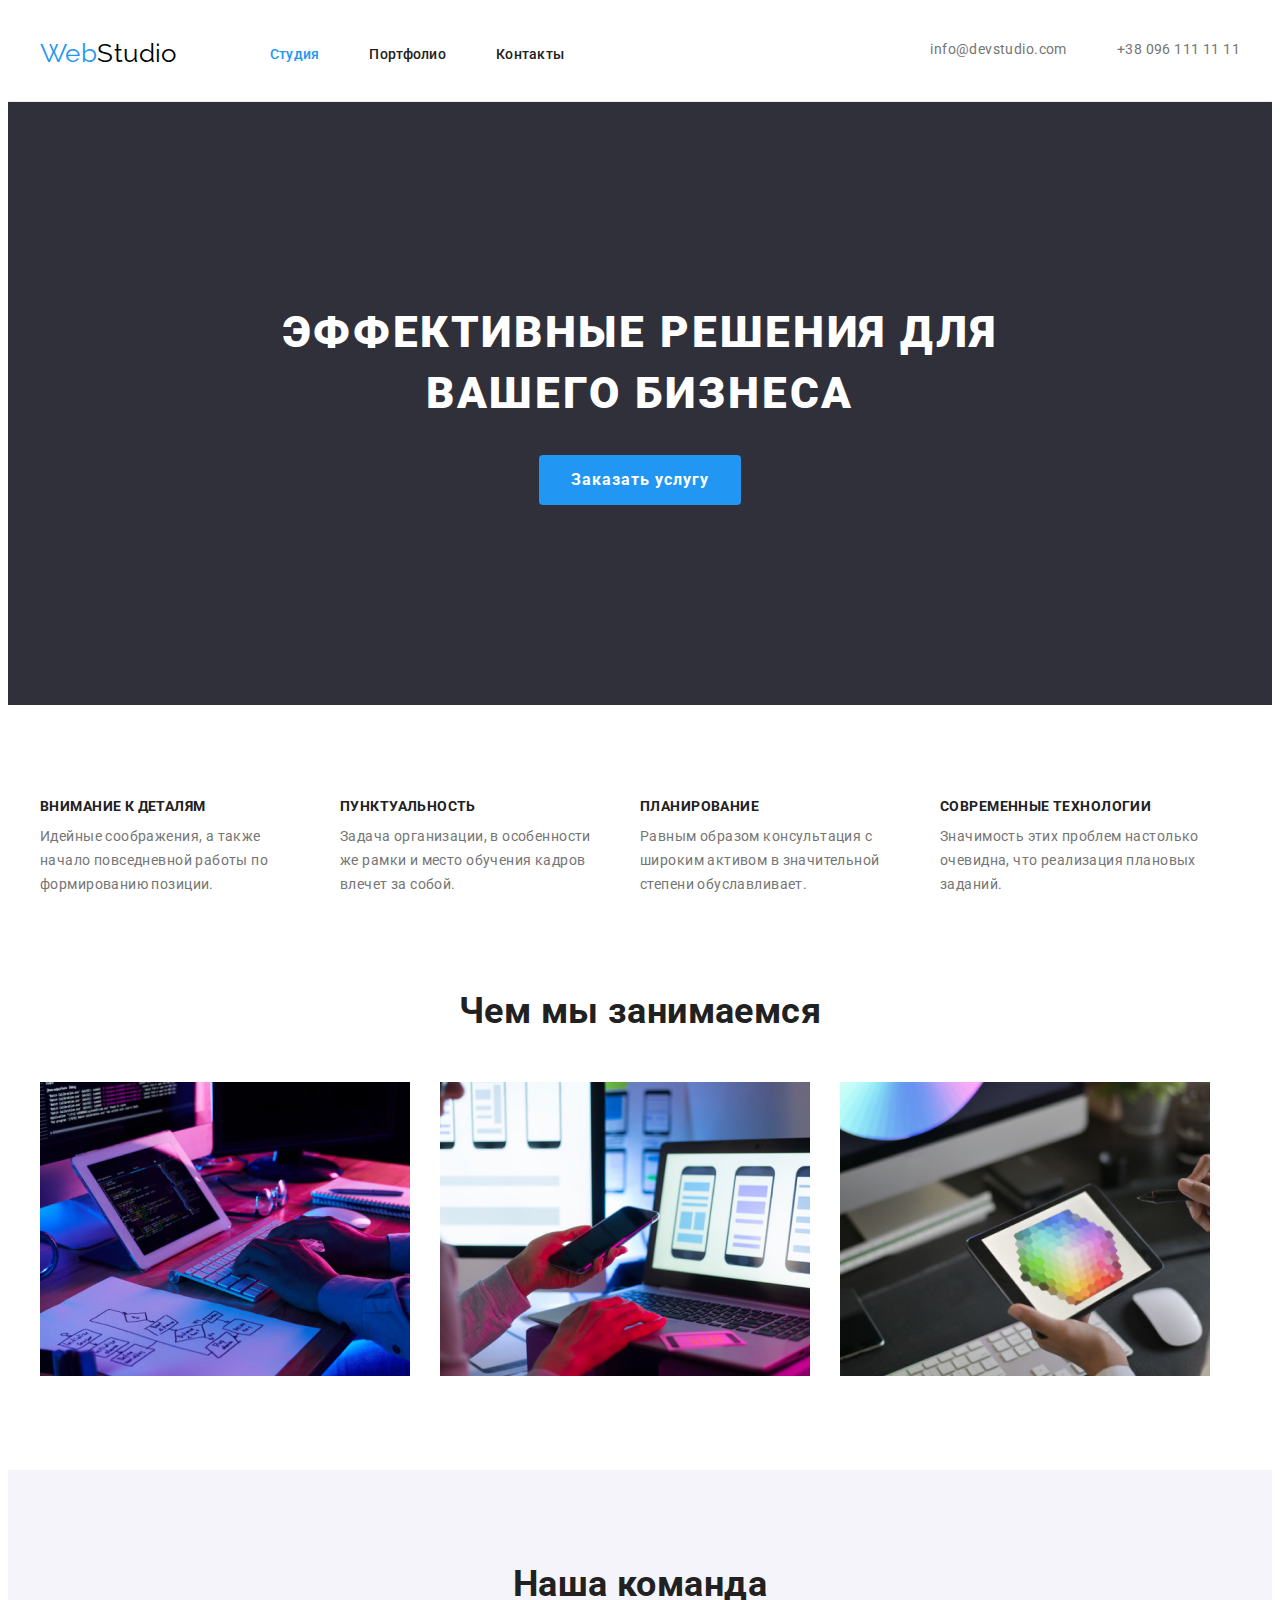
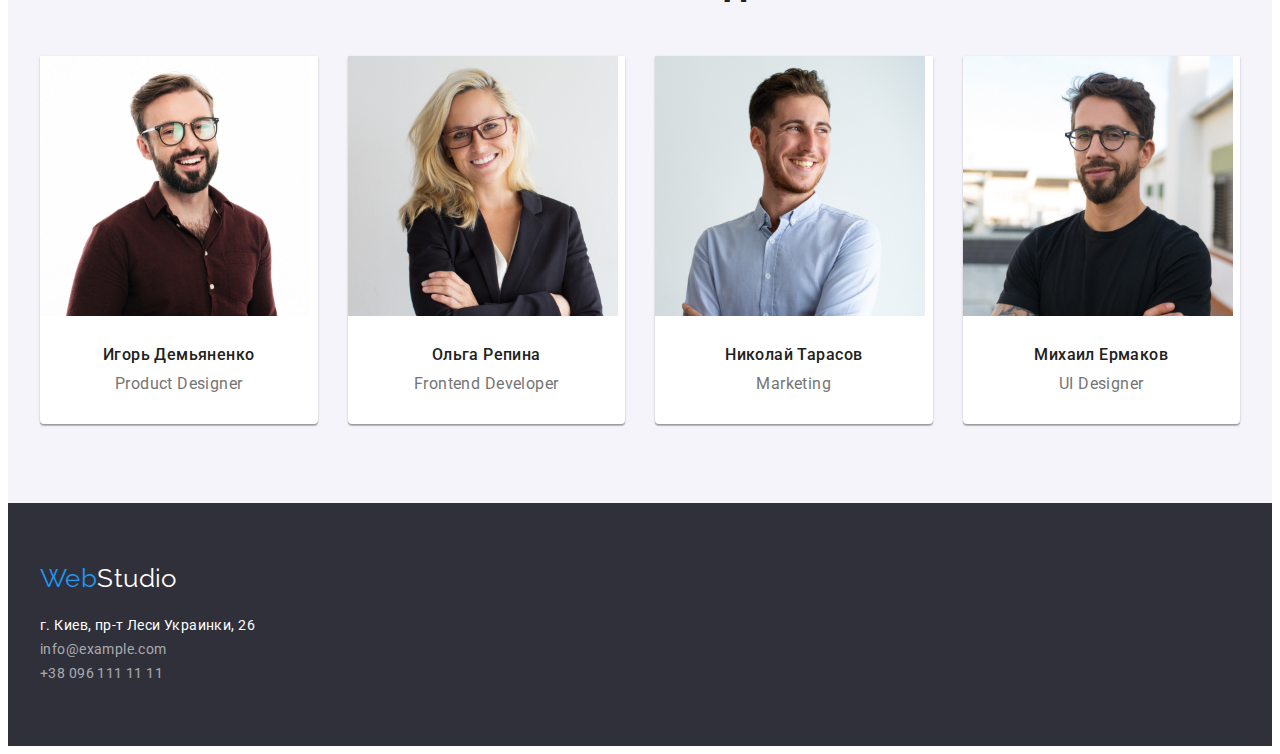
<file: index.html>
<!DOCTYPE html>
<html lang="ru">
  <head>
    <meta charset="UTF-8" />
    <meta http-equiv="X-UA-Compatible" content="IE=edge" />
    <meta name="viewport" content="width=device-width, initial-scale=1.0" />
    <title>Студия</title>
    <link rel="preconnect" href="https://fonts.googleapis.com" />
    <link rel="preconnect" href="https://fonts.gstatic.com" crossorigin />
    <link
      href="https://fonts.googleapis.com/css2?family=Raleway:wght@700&family=Roboto:wght@400;500;700;900&display=swap"
      rel="stylesheet"
    />
    <link
      rel="stylesheet"
      href="https://cdnjs.cloudflare.com/ajax/libs/modern-normalize/1.1.0/modern-normalize.min.css"
      integrity="sha512-wpPYUAdjBVSE4KJnH1VR1HeZfpl1ub8YT/NKx4PuQ5NmX2tKuGu6U/JRp5y+Y8XG2tV+wKQpNHVUX03MfMFn9Q=="
      crossorigin="anonymous"
      referrerpolicy="no-referrer"
    />
    <link rel="stylesheet" href="./css/style.css" />
  </head>
  <body>
    <!-- шапка -->
    <header class="page-header">
      <div class="container main-nav">
        <nav class="nav">
          <a class="logo" href="WebStudio"
            ><span class="span">Web</span>Studio</a
          >
          <ul class="list site-nav">
            <li class="link">
              <a class="link-nav current" href="./index.html">Студия</a>
            </li>
            <li class="link">
              <a class="link-nav" href="./portfolio.html">Портфолио</a>
            </li>
            <li class="link">
              <a class="link-nav" href="Контакты">Контакты</a>
            </li>
          </ul>
        </nav>
        <ul class="contact">
          <li class="link">
            <a class="link-contact" href="mailto:info@devstudio.com"
              >info@devstudio.com</a
            >
          </li>
          <li class="link">
            <a class="link-contact" href="tel:+380961111111"
              >+38 096 111 11 11</a
            >
          </li>
        </ul>
      </div>
    </header>
    <main>
      <!-- hero -->

      <section class="section hero">
        <div class="container">
          <h1 class="page-hero">Эффективные решения для вашего бизнеса</h1>
          <button class="button" type="button">Заказать услугу</button>
        </div>
      </section>

      <!-- section особливості -->
      <section class="section features">
        <div class="container">
          <h2 class="title visually-hidden">Особенности</h2>
          <ul class="list">
            <li class="list-features link">
              <h3 class="subtitle">Внимание к деталям</h3>
              <p class="subtitle-text">
                Идейные соображения, а также начало повседневной работы по
                формированию позиции.
              </p>
            </li>
            <li class="list-features link">
              <h3 class="subtitle">Пунктуальность</h3>
              <p class="subtitle-text">
                Задача организации, в особенности же рамки и место обучения
                кадров влечет за собой.
              </p>
            </li>
            <li class="list-features link">
              <h3 class="subtitle">Планирование</h3>
              <p class="subtitle-text">
                Равным образом консультация с широким активом в значительной
                степени обуславливает.
              </p>
            </li>
            <li class="list-features link">
              <h3 class="subtitle">Современные технологии</h3>
              <p class="subtitle-text">
                Значимость этих проблем настолько очевидна, что реализация
                плановых заданий.
              </p>
            </li>
          </ul>
        </div>
      </section>
      <!-- section Чем мы занимаемся -->
      <section class="section">
        <div class="container">
          <h2 class="title">Чем мы занимаемся</h2>
          <ul class="our-work">
            <li class="link-work link">
              <img
                src="./images/boxone.jpg"
                alt="робота з клавиатурой"
                width="370"
                height="294"
              />
            </li>
            <li class="link-work link">
              <img
                src="./images/boxtwo.jpg"
                alt="робота з телефонам"
                width="370"
                height="294"
              />
            </li>
            <li class="link-work link">
              <img
                src="./images/boxthree.jpg"
                alt="робота з планшетом"
                width="370"
                height="294"
              />
            </li>
          </ul>
        </div>
      </section>
      <!-- section Наша команда -->
      <section class="section section-team">
        <div class="container">
          <h2 class="title">Наша команда</h2>
          <ul class="our-team card-set">
            <li class="link link-team card-set-item">
              <img
                src="./images/proddesigner.jpg"
                alt="продакт дизайнер"
                width="270"
                height="260"
              />
              <h3 class="title-name">Игорь Демьяненко</h3>
              <p class="title-name-trade" lang="en">Product Designer</p>
            </li>
            <li class="link link-team card-set-item">
              <img
                src="./images/frontend.jpg"
                alt="фронтенд розробник"
                width="270"
                height="260"
              />
              <h3 class="title-name">Ольга Репина</h3>
              <p class="title-name-trade" lang="en">Frontend Developer</p>
            </li>
            <li class="link link-team card-set-item">
              <img
                src="./images/marketing.jpg"
                alt="маркетолог"
                width="270"
                height="260"
              />
              <h3 class="title-name">Николай Тарасов</h3>
              <p class="title-name-trade" lang="en">Marketing</p>
            </li>
            <li class="link link-team card-set-item">
              <img
                src="./images/designer.jpg"
                alt="дизайнер"
                width="270"
                height="260"
              />
              <h3 class="title-name">Михаил Ермаков</h3>
              <p class="title-name-trade" lang="en">UI Designer</p>
            </li>
          </ul>
        </div>
      </section>
    </main>
    <!-- підвал -->
    <footer class="footer">
      <div class="container">
        <a class="logo-footer" href="./index.html"
          ><span class="span">Web</span>Studio</a
        >
        <address>
          <ul class="footer-list">
            <li class="link">
              <a
                class="link-contact address"
                href="https://goo.gl/maps/sdTWrFby8Wr7bBPv6"
                target="_blank"
                rel="noopener noreferrer"
                >г. Киев, пр-т Леси Украинки, 26</a
              >
            </li>
            <li class="link">
              <a class="link-footer" href="mailto:info@example.com"
                >info@example.com</a
              >
            </li>
            <li class="link">
              <a class="link-footer contact_link" href="tel:+380961111111">
                +38 096 111 11 11</a
              >
            </li>
          </ul>
        </address>
      </div>
    </footer>
  </body>
</html>
</file>
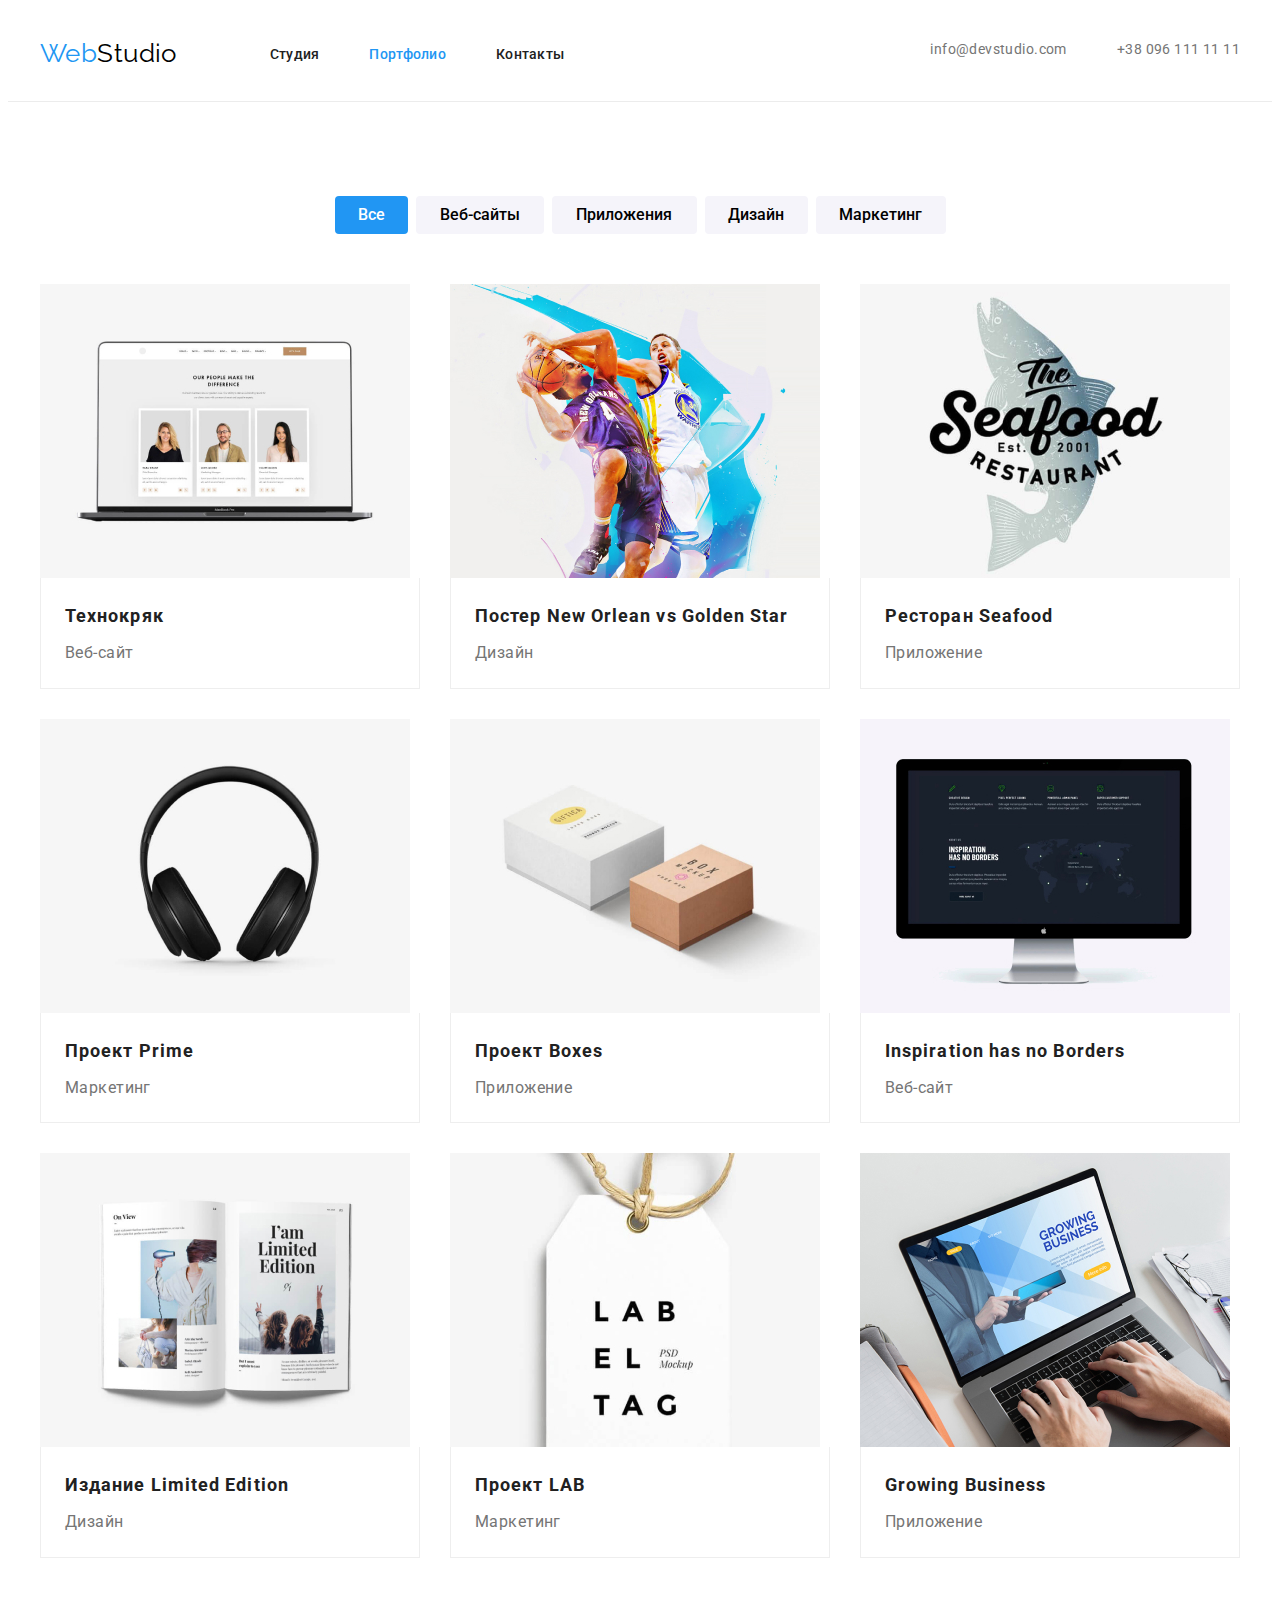
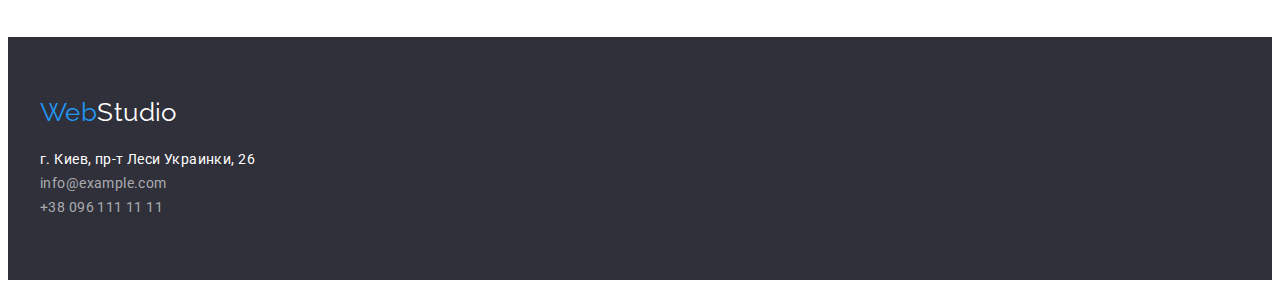
<file: portfolio.html>
<!DOCTYPE html>
<html lang="ru">
  <head>
    <meta charset="UTF-8" />
    <meta http-equiv="X-UA-Compatible" content="IE=edge" />
    <meta name="viewport" content="width=device-width, initial-scale=1.0" />
    <title>Портфолио</title>
    <link rel="preconnect" href="https://fonts.googleapis.com" />
    <link rel="preconnect" href="https://fonts.gstatic.com" crossorigin />
    <link
      href="https://fonts.googleapis.com/css2?family=Raleway:wght@700&family=Roboto:wght@400;500;700;900&display=swap"
      rel="stylesheet"
    />
    <link
      rel="stylesheet"
      href="https://cdnjs.cloudflare.com/ajax/libs/modern-normalize/1.1.0/modern-normalize.min.css"
      integrity="sha512-wpPYUAdjBVSE4KJnH1VR1HeZfpl1ub8YT/NKx4PuQ5NmX2tKuGu6U/JRp5y+Y8XG2tV+wKQpNHVUX03MfMFn9Q=="
      crossorigin="anonymous"
      referrerpolicy="no-referrer"
    />
    <link rel="stylesheet" href="./css/style.css" />
  </head>
  <body>
    <!-- шапка -->
    <header class="page-header">
      <div class="container main-nav">
        <nav class="nav">
          <a class="logo" href="WebStudio"
            ><span class="span">Web</span>Studio</a
          >
          <ul class="list site-nav">
            <li class="link">
              <a class="link-nav" href="./index.html">Студия</a>
            </li>
            <li class="link">
              <a class="link-nav current" href="./portfolio.html">Портфолио</a>
            </li>
            <li class="link">
              <a class="link-nav" href="Контакты">Контакты</a>
            </li>
          </ul>
        </nav>
        <ul class="contact">
          <li class="link">
            <a class="link-contact" href="mailto:info@devstudio.com"
              >info@devstudio.com</a
            >
          </li>
          <li class="link">
            <a class="link-contact" href="tel:+380961111111"
              >+38 096 111 11 11</a
            >
          </li>
        </ul>
      </div>
    </header>
    <main>
      <section class="section">
        <div class="container">
          <h1 hidden>Портфолио</h1>
          <ul class="filter">
            <li class="link link-btn">
              <button class="btn all" type="button">Все</button>
            </li>
            <li class="link link-btn">
              <button class="btn web" type="button">Веб-сайты</button>
            </li>
            <li class="link link-btn">
              <button class="btn application" type="button">Приложения</button>
            </li>
            <li class="link link-btn">
              <button class="btn design" type="button">Дизайн</button>
            </li>
            <li class="link link-btn">
              <button class="btn marketing" type="button">Маркетинг</button>
            </li>
          </ul>

          <!-- проекти -->

          <ul class="project card-set">
            <li class="project-link card-set-item link">
              <a class="link-card" href="">
                <img
                  src="./images/manager.jpg"
                  alt="изображение менеджеров в екране ноутбука"
                  width="370"
                  height="294"
                />
                <div class="description-card">
                  <h2 class="title-card">Технокряк</h2>
                  <p class="title-card-name">Веб-сайт</p>
                </div>
              </a>
            </li>
            <li class="project-link card-set-item link">
              <a class="link-card" href="">
                <img
                  src="./images/goldenstar.jpg"
                  alt="два баскетболистка"
                  width="370"
                  height="294"
                />
                <div class="description-card">
                  <h2 class="title-card">Постер New Orlean vs Golden Star</h2>
                  <p class="title-card-name">Дизайн</p>
                </div>
              </a>
            </li>
            <li class="project-link card-set-item link">
              <a class="link-card" href="">
                <img
                  src="./images/seafood.jpg"
                  alt="логотип seafood"
                  width="370"
                  height="294"
                />
                <div class="description-card">
                  <h2 class="title-card">Ресторан Seafood</h2>
                  <p class="title-card-name">Приложение</p>
                </div>
              </a>
            </li>
            <li class="project-link card-set-item link">
              <a class="link-card" href="">
                <img
                  src="./images/prime.jpg"
                  alt="наушники"
                  width="370"
                  height="294"
                />
                <div class="description-card">
                  <h2 class="title-card">Проект Prime</h2>
                  <p class="title-card-name">Маркетинг</p>
                </div>
              </a>
            </li>
            <li class="project-link card-set-item link">
              <a class="link-card" href="">
                <img
                  src="./images/box.jpg"
                  alt="две коробки"
                  width="370"
                  height="294"
                />
                <div class="description-card">
                  <h2 class="title-card">Проект Boxes</h2>
                  <p class="title-card-name">Приложение</p>
                </div>
              </a>
            </li>
            <li class="project-link card-set-item link">
              <a class="link-card" href="">
                <img
                  src="./images/borders.jpg"
                  alt="екран монитора"
                  width="370"
                  height="294"
                />
                <div class="description-card">
                  <h2 class="title-card" lang="en">
                    Inspiration has no Borders
                  </h2>
                  <p class="title-card-name">Веб-сайт</p>
                </div>
              </a>
            </li>
            <li class="project-link card-set-item link">
              <a class="link-card" href="">
                <img
                  src="./images/limited.jpg"
                  alt="розвернутая книга"
                  width="370"
                  height="294"
                />
                <div class="description-card">
                  <h2 class="title-card">Издание Limited Edition</h2>
                  <p class="title-card-name">Дизайн</p>
                </div>
              </a>
            </li>
            <li class="project-link card-set-item link">
              <a class="link-card" href="">
                <img
                  src="./images/lab.jpg"
                  alt="ярлик lab"
                  width="370"
                  height="294"
                />
                <div class="description-card">
                  <h2 class="title-card">Проект LAB</h2>
                  <p class="title-card-name">Маркетинг</p>
                </div>
              </a>
            </li>
            <li class="project-link card-set-item link">
              <a class="link-card" href="">
                <img
                  src="./images/business.jpg"
                  alt="работа с ноутбука"
                  width="370"
                  height="294"
                />
                <div class="description-card">
                  <h2 class="title-card" lang="en">Growing Business</h2>
                  <p class="title-card-name">Приложение</p>
                </div>
              </a>
            </li>
          </ul>
        </div>
      </section>
    </main>
    <!-- footer -->
    <footer class="footer">
      <div class="container">
        <a class="logo-footer" href="./index.html"
          ><span class="span">Web</span>Studio</a
        >
        <address>
          <ul class="footer-list">
            <li class="link">
              <a
                class="link-contact address"
                href="https://goo.gl/maps/sdTWrFby8Wr7bBPv6"
                target="_blank"
                rel="noopener noreferrer"
                >г. Киев, пр-т Леси Украинки, 26</a
              >
            </li>
            <li class="link">
              <a class="link-footer" href="mailto:info@example.com"
                >info@example.com</a
              >
            </li>
            <li class="link">
              <a class="link-footer contact_link" href="tel:+380961111111">
                +38 096 111 11 11</a
              >
            </li>
          </ul>
        </address>
      </div>
    </footer>
  </body>
</html>
</file>
<file: css/style.css>
:root {
  --accent-color: #2196f3;
  --accent-background-color: #188ce8;
  --main-second-color: #000000;
  --main-background-color: #ffffff;
  --titel-color: #212121;
  --titel-text-color: #757575;
  --hero-background-color: #2f303a;
  --btn-background-color: #f5f4fa;
  --main-font: "Roboto";
  --accent-font: "Raleway";
  --items: 3;
  --indent: 30px;
}
body {
  font-family: var(--main-font);
  color: var(--titel-text-color);
  background-color: var(--main-background-color);
  font-size: 14px;
  line-height: 1.4;
  letter-spacing: 0.03em;
}
h1,
h2,
h3,
h4 {
  margin: 0;
}
img {
  display: block;
  max-width: 100%;
  height: auto;
}
/* --змінна flex-- */
.card-set {
  display: flex;
  flex-wrap: wrap;
  margin: calc(-1 * var(--indent) / 2);
}
.card-set-item {
  flex-basis: calc((100% - var(--indent) * var(--items)) / var(--items));
  margin: calc(var(--indent) / 2);
}
.container {
  width: 1200px;
  margin-left: auto;
  margin-right: auto;
  padding-left: 15px;
  padding-right: 15px;
}
.section {
  padding-bottom: 94px;
  padding-top: 94px;
}
ul {
  margin: 0;
  padding-left: 0;
}
.main-nav {
  display: flex;
  align-items: center;
}
.nav {
  display: flex;
  align-items: center;
}
.link {
  list-style: none;
}
.link .link-nav,
.link .link-contact,
.logo,
.link-card {
  text-decoration: none;
}

/* header */
.page-header {
  border-bottom: 1px solid #ececec;
}
.logo {
  font-family: var(--accent-font);
  font-size: 26px;
  line-height: 1.19;
  color: var(--main-second-color);
  padding-top: 24px;
  padding-bottom: 25px;
}
.span {
  color: var(--accent-color);
}
/* nav */

.link .link-nav {
  color: var(--titel-color);
  font-weight: 500;
  line-height: 1.14;
  letter-spacing: 0.02em;
}
.link-nav:hover,
.link-nav:focus {
  color: var(--accent-color);
}
.link-nav.current {
  color: var(--accent-color);
}
.contact {
  display: flex;
  margin-left: auto;
}
.contact .link + .link {
  margin-left: 50px;
}
.contact .link-contact {
  display: block;
  padding-top: 32px;
  padding-bottom: 32px;
}

.site-nav {
  margin-left: 93px;
}
.site-nav .link:not(:last-child) {
  margin-right: 50px;
}
.site-nav .link-nav {
  display: block;
  padding-top: 33px;
  padding-bottom: 31px;
}
.link-contact {
  color: var(--titel-text-color);
  margin-bottom: 9px;
}
.link-contact:hover,
.link-contact:focus {
  color: var(--accent-color);
}

/* hero */
.section.hero {
  padding-top: 200px;
  padding-bottom: 200px;
}
.hero {
  background-color: var(--hero-background-color);
  text-align: center;
}

.page-hero {
  font-family: var(--main-font);
  font-weight: 900;
  font-size: 44px;
  letter-spacing: 0.06em;
  text-transform: uppercase;
  color: var(--main-background-color);
  margin: 0 237px 30px;
}
.button {
  font-family: var(--main-font);
  font-weight: 700;
  font-size: 16px;
  line-height: 1.88;
  letter-spacing: 0.06em;
  color: var(--main-background-color);
  background-color: var(--accent-color);
  border-radius: 4px;
  border: none;
  padding: 10px 32px;
  cursor: pointer;
}
.button:hover {
  background-color: var(--accent-background-color);
}
/* section особливості */
.visually-hidden {
  position: absolute;
  width: 1px;
  height: 1px;
  margin: -1px;
  border: 0;
  padding: 0;
  white-space: nowrap;
  clip-path: inset(100%);
  clip: rect(0 0 0 0);
  overflow: hidden;
}
.section.features {
  padding-bottom: 0;
}
.list {
  display: flex;
}
.list-features {
  margin-right: 30px;
  width: 270px;
}
.list-features:last-child {
  margin-right: 0;
}
/* section Чем мы занимаемся */
.our-work {
  display: flex;
}
.link-work {
  margin-right: 30px;
}
.link-work:last-child {
  margin-right: 0;
}
/* section-team */
.section-team {
  background-color: var(--btn-background-color);
  padding-top: 94px;
}
.our-team {
  --items: 4;
}
.link-team {
  background-color: var(--main-background-color);
  box-shadow: 0px 1px 3px rgba(0, 0, 0, 0.12), 0px 1px 1px rgba(0, 0, 0, 0.14),
    0px 2px 1px rgba(0, 0, 0, 0.2);
  border-radius: 0px 0px 4px 4px;
  margin-bottom: 0;
}
.link-team:nth-child(n4) {
  margin-right: 0;
}
.link-team:last-child {
  margin-right: 0;
}
.title {
  font-size: 36px;
  line-height: 1.16;
  color: var(--titel-color);
  text-align: center;
  margin-bottom: 50px;
}
.subtitle {
  font-size: 14px;
  line-height: 1.14;
  text-transform: uppercase;
  color: var(--titel-color);
}
.subtitle-text {
  line-height: 1.71;
  margin-top: 10px;
  margin-bottom: 0;
}
.title-name {
  font-weight: 500;
  font-size: 16px;
  line-height: 1.18;
  text-align: center;
  color: var(--titel-color);
  margin-top: 30px;
  margin-bottom: 10px;
}
.title-name-trade {
  font-size: 16px;
  line-height: 1.18;
  text-align: center;
  margin-top: 0;
  margin-bottom: 30px;
}
/* footer */
.footer {
  background-color: var(--hero-background-color);
  padding-bottom: 60px;
  padding-top: 60px;
}
.logo-footer {
  font-family: var(--accent-font);
  width: max-content;
  font-size: 26px;
  line-height: 1.19;
  color: var(--main-background-color);
  text-decoration: none;
  display: block;
  margin-bottom: 20px;
}
.address {
  font-style: normal;
  font-size: 14px;
  line-height: 1.71;
  color: var(--main-background-color);
}
.link-footer {
  text-decoration: none;
  font-style: normal;
  font-size: 14px;
  line-height: 1.71;
  color: rgba(255, 255, 255, 0.6);
  margin-bottom: 9px;
}

/* page-2 */
.filter {
  display: flex;
  justify-content: center;
  margin-bottom: 50px;
}
.btn {
  background-color: var(--btn-background-color);
  border-radius: 4px;
  font-family: var(--main-font);
  font-weight: 500;
  font-size: 16px;
  line-height: 1.62;
  border-style: none;
  cursor: pointer;
  padding: 0;
  height: 38px;
}
.link .link-btn {
  margin-right: 8px;
}
.link-btn:not(:last-child) {
  margin-right: 8px;
}
.btn.all {
  color: var(--main-background-color);
  background-color: var(--accent-color);
  cursor: pointer;
  width: 73px;
}
.btn.web {
  width: 128px;
}
.btn.application {
  width: 145px;
}
.btn.design {
  width: 103px;
}
.btn.marketing {
  width: 130px;
}
.btn:hover,
.btn:focus {
  color: var(--main-background-color);
  background-color: var(--accent-color);
}
.title-card {
  font-size: 18px;
  line-height: 2;
  letter-spacing: 0.06em;
  color: var(--titel-color);
}
.title-card-name {
  font-size: 16px;
  line-height: 1.87;
  color: var(--titel-text-color);
  margin-top: 4px;
  margin-bottom: 0;
}
/* сітка */

.description-card {
  padding: 20px 24px;
  border-left: 1px solid #eeeeee;
  border-right: 1px solid #eeeeee;
  border-bottom: 1px solid #eeeeee;
}
.project-link:nth-last-child(-n + 3) {
  margin-bottom: 0;
}
</file>
